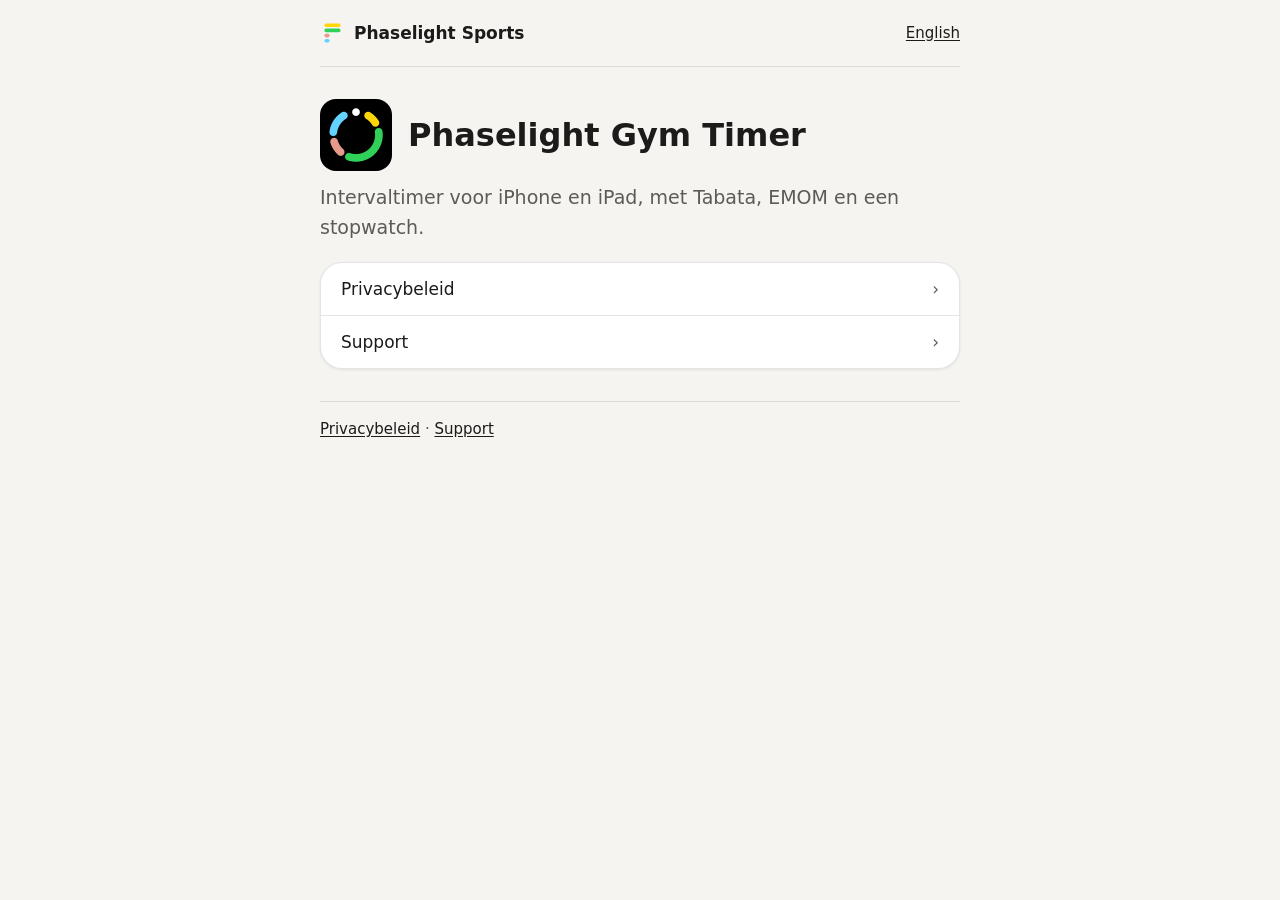
<file: index.html>
<!doctype html>
<html lang="nl">
<head>
<meta charset="utf-8">
<meta name="viewport" content="width=device-width, initial-scale=1">
<title>Phaselight Gym Timer</title>
<meta name="description" content="Phaselight Gym Timer: intervaltimer voor iPhone en iPad.">
<meta name="color-scheme" content="light dark">
<link rel="stylesheet" href="/style.css">
<link rel="alternate" hreflang="nl" href="https://phaselightsports.com/">
<link rel="alternate" hreflang="en" href="https://phaselightsports.com/en/">
</head>
<body>
<a class="skip" href="#inhoud">Naar de inhoud</a>
<header>
<a class="name" href="/"><svg class="logo" width="26" height="26" viewBox="0 0 100 100" aria-hidden="true"><path d="M24 20h48" stroke="#FFD60A" stroke-width="14" stroke-linecap="round"/><path d="M24 40h48" stroke="#30D158" stroke-width="14" stroke-linecap="round"/><path d="M24 60h6" stroke="#E59A8C" stroke-width="14" stroke-linecap="round"/><path d="M24 80h6" stroke="#64D2FF" stroke-width="14" stroke-linecap="round"/></svg><span>Phaselight Sports</span></a>
<a class="lang" href="/en/" hreflang="en" lang="en">English</a>
</header>
<main id="inhoud">
<div class="hero"><img class="app-icon" src="/app-icon.png" width="72" height="72" alt=""><h1>Phaselight Gym Timer</h1></div>
<p class="lead">Intervaltimer voor iPhone en iPad, met Tabata, EMOM en een stopwatch.</p>
<ul class="rows">
<li><a href="/privacy/">Privacybeleid<span class="chev" aria-hidden="true">›</span></a></li>
<li><a href="/support/">Support<span class="chev" aria-hidden="true">›</span></a></li>
</ul>
</main>
<footer>
<a href="/privacy/">Privacybeleid</a> · <a href="/support/">Support</a>
</footer>
</body>
</html>
</file>
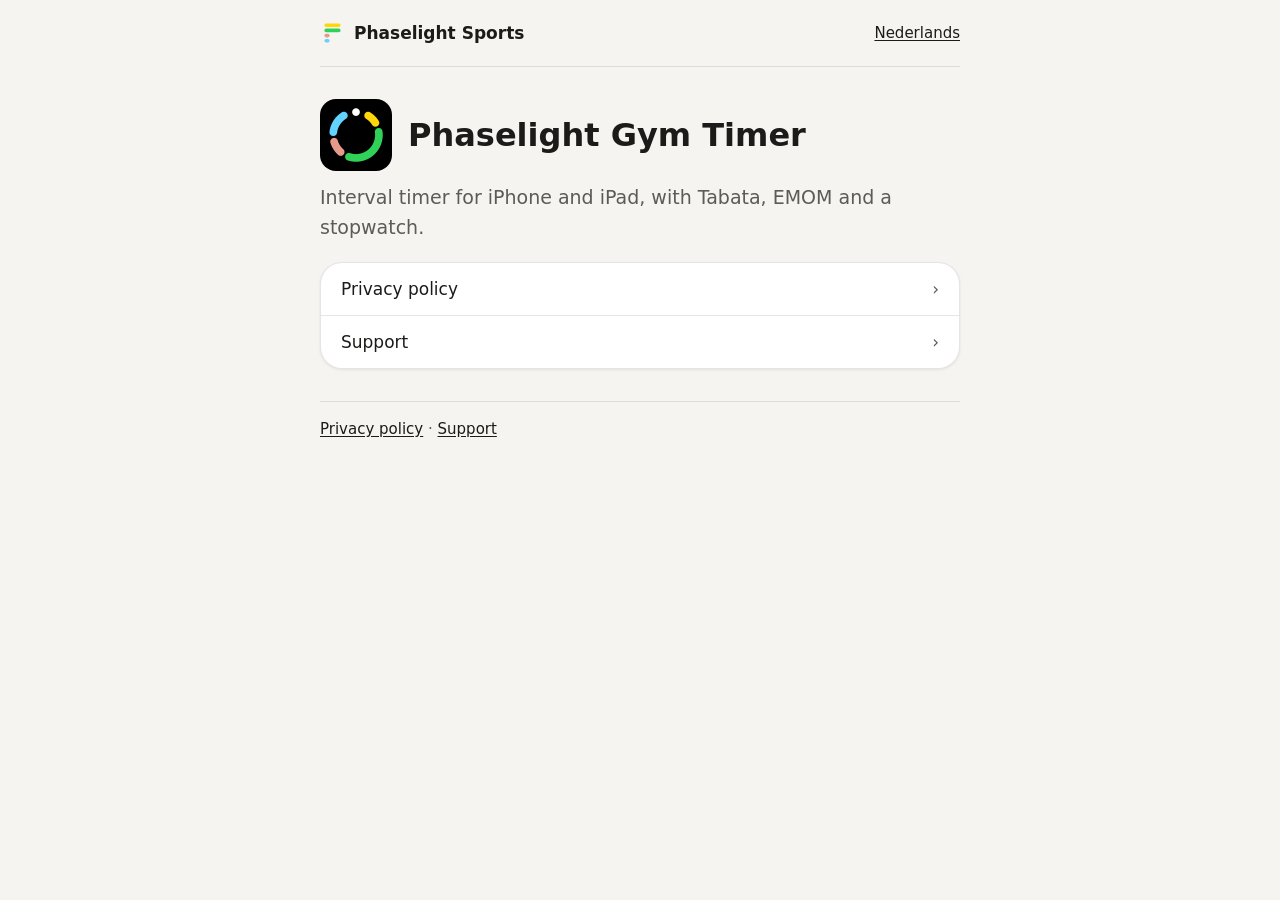
<file: en/index.html>
<!doctype html>
<html lang="en">
<head>
<meta charset="utf-8">
<meta name="viewport" content="width=device-width, initial-scale=1">
<title>Phaselight Gym Timer</title>
<meta name="description" content="Phaselight Gym Timer: interval timer for iPhone and iPad.">
<meta name="color-scheme" content="light dark">
<link rel="stylesheet" href="/style.css">
<link rel="alternate" hreflang="en" href="https://phaselightsports.com/en/">
<link rel="alternate" hreflang="nl" href="https://phaselightsports.com/">
</head>
<body>
<a class="skip" href="#inhoud">Skip to content</a>
<header>
<a class="name" href="/en/"><svg class="logo" width="26" height="26" viewBox="0 0 100 100" aria-hidden="true"><path d="M24 20h48" stroke="#FFD60A" stroke-width="14" stroke-linecap="round"/><path d="M24 40h48" stroke="#30D158" stroke-width="14" stroke-linecap="round"/><path d="M24 60h6" stroke="#E59A8C" stroke-width="14" stroke-linecap="round"/><path d="M24 80h6" stroke="#64D2FF" stroke-width="14" stroke-linecap="round"/></svg><span>Phaselight Sports</span></a>
<a class="lang" href="/" hreflang="nl" lang="nl">Nederlands</a>
</header>
<main id="inhoud">
<div class="hero"><img class="app-icon" src="/app-icon.png" width="72" height="72" alt=""><h1>Phaselight Gym Timer</h1></div>
<p class="lead">Interval timer for iPhone and iPad, with Tabata, EMOM and a stopwatch.</p>
<ul class="rows">
<li><a href="/en/privacy/">Privacy policy<span class="chev" aria-hidden="true">›</span></a></li>
<li><a href="/en/support/">Support<span class="chev" aria-hidden="true">›</span></a></li>
</ul>
</main>
<footer>
<a href="/en/privacy/">Privacy policy</a> · <a href="/en/support/">Support</a>
</footer>
</body>
</html>
</file>
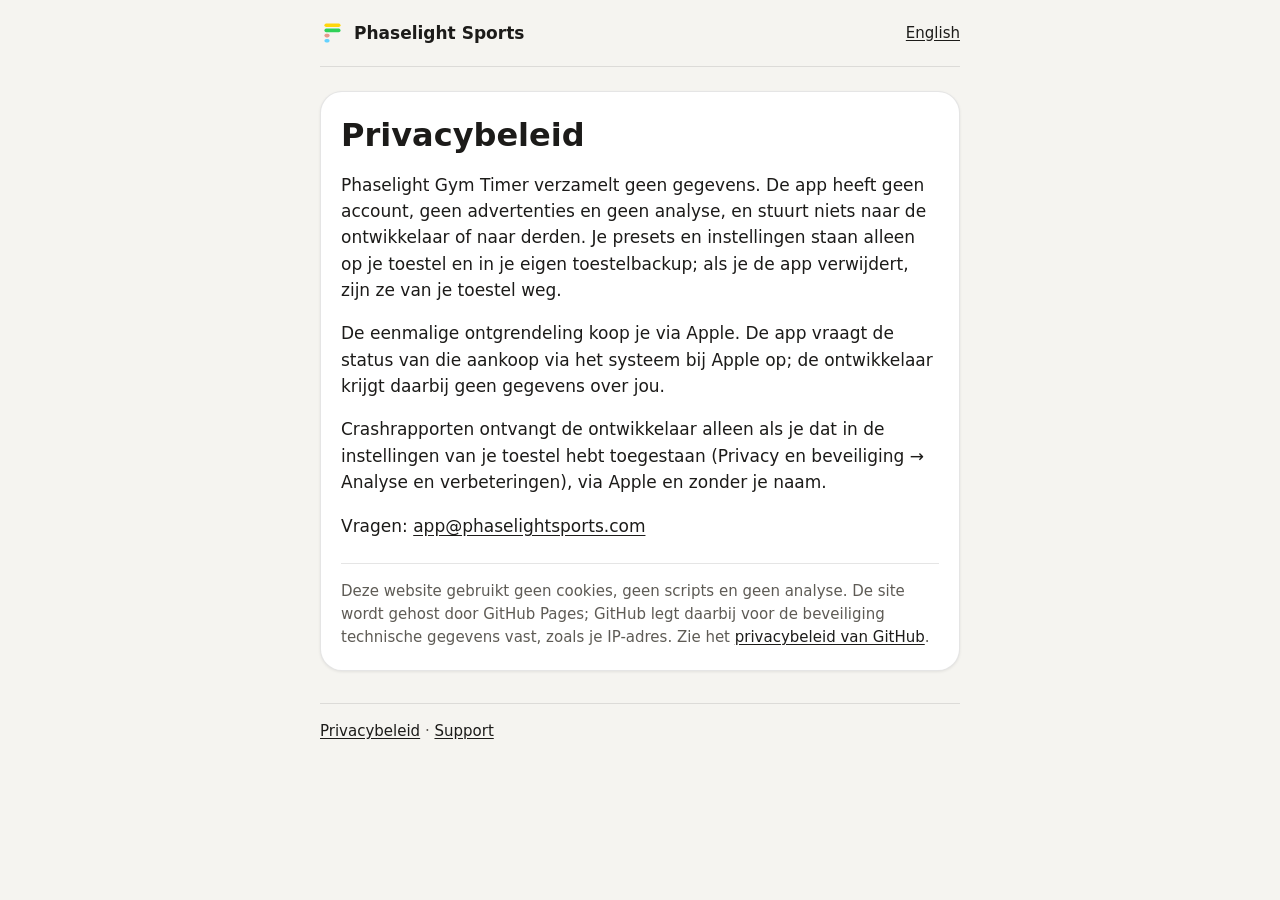
<file: privacy/index.html>
<!doctype html>
<html lang="nl">
<head>
<meta charset="utf-8">
<meta name="viewport" content="width=device-width, initial-scale=1">
<title>Privacybeleid · Phaselight Gym Timer</title>
<meta name="description" content="Privacybeleid van Phaselight Gym Timer: de app verzamelt geen gegevens.">
<meta name="color-scheme" content="light dark">
<link rel="stylesheet" href="/style.css">
<link rel="alternate" hreflang="nl" href="https://phaselightsports.com/privacy/">
<link rel="alternate" hreflang="en" href="https://phaselightsports.com/en/privacy/">
</head>
<body>
<a class="skip" href="#inhoud">Naar de inhoud</a>
<header>
<a class="name" href="/"><svg class="logo" width="26" height="26" viewBox="0 0 100 100" aria-hidden="true"><path d="M24 20h48" stroke="#FFD60A" stroke-width="14" stroke-linecap="round"/><path d="M24 40h48" stroke="#30D158" stroke-width="14" stroke-linecap="round"/><path d="M24 60h6" stroke="#E59A8C" stroke-width="14" stroke-linecap="round"/><path d="M24 80h6" stroke="#64D2FF" stroke-width="14" stroke-linecap="round"/></svg><span>Phaselight Sports</span></a>
<a class="lang" href="/en/privacy/" hreflang="en" lang="en">English</a>
</header>
<main id="inhoud">
<div class="card">
<h1>Privacybeleid</h1>
<!-- privacy:begin -->
<p>Phaselight Gym Timer verzamelt geen gegevens. De app heeft geen account, geen advertenties en geen analyse, en stuurt niets naar de ontwikkelaar of naar derden. Je presets en instellingen staan alleen op je toestel en in je eigen toestelbackup; als je de app verwijdert, zijn ze van je toestel weg.</p>
<p>De eenmalige ontgrendeling koop je via Apple. De app vraagt de status van die aankoop via het systeem bij Apple op; de ontwikkelaar krijgt daarbij geen gegevens over jou.</p>
<p>Crashrapporten ontvangt de ontwikkelaar alleen als je dat in de instellingen van je toestel hebt toegestaan (Privacy en beveiliging → Analyse en verbeteringen), via Apple en zonder je naam.</p>
<p>Vragen: <a href="mailto:app@phaselightsports.com">app@phaselightsports.com</a></p>
<!-- privacy:end -->
<p class="meta">Deze website gebruikt geen cookies, geen scripts en geen analyse. De site wordt gehost door GitHub Pages; GitHub legt daarbij voor de beveiliging technische gegevens vast, zoals je IP-adres. Zie het <a href="https://docs.github.com/en/site-policy/privacy-policies/github-general-privacy-statement">privacybeleid van GitHub</a>.</p>
</div>
</main>
<footer>
<a href="/privacy/">Privacybeleid</a> · <a href="/support/">Support</a>
</footer>
</body>
</html>
</file>
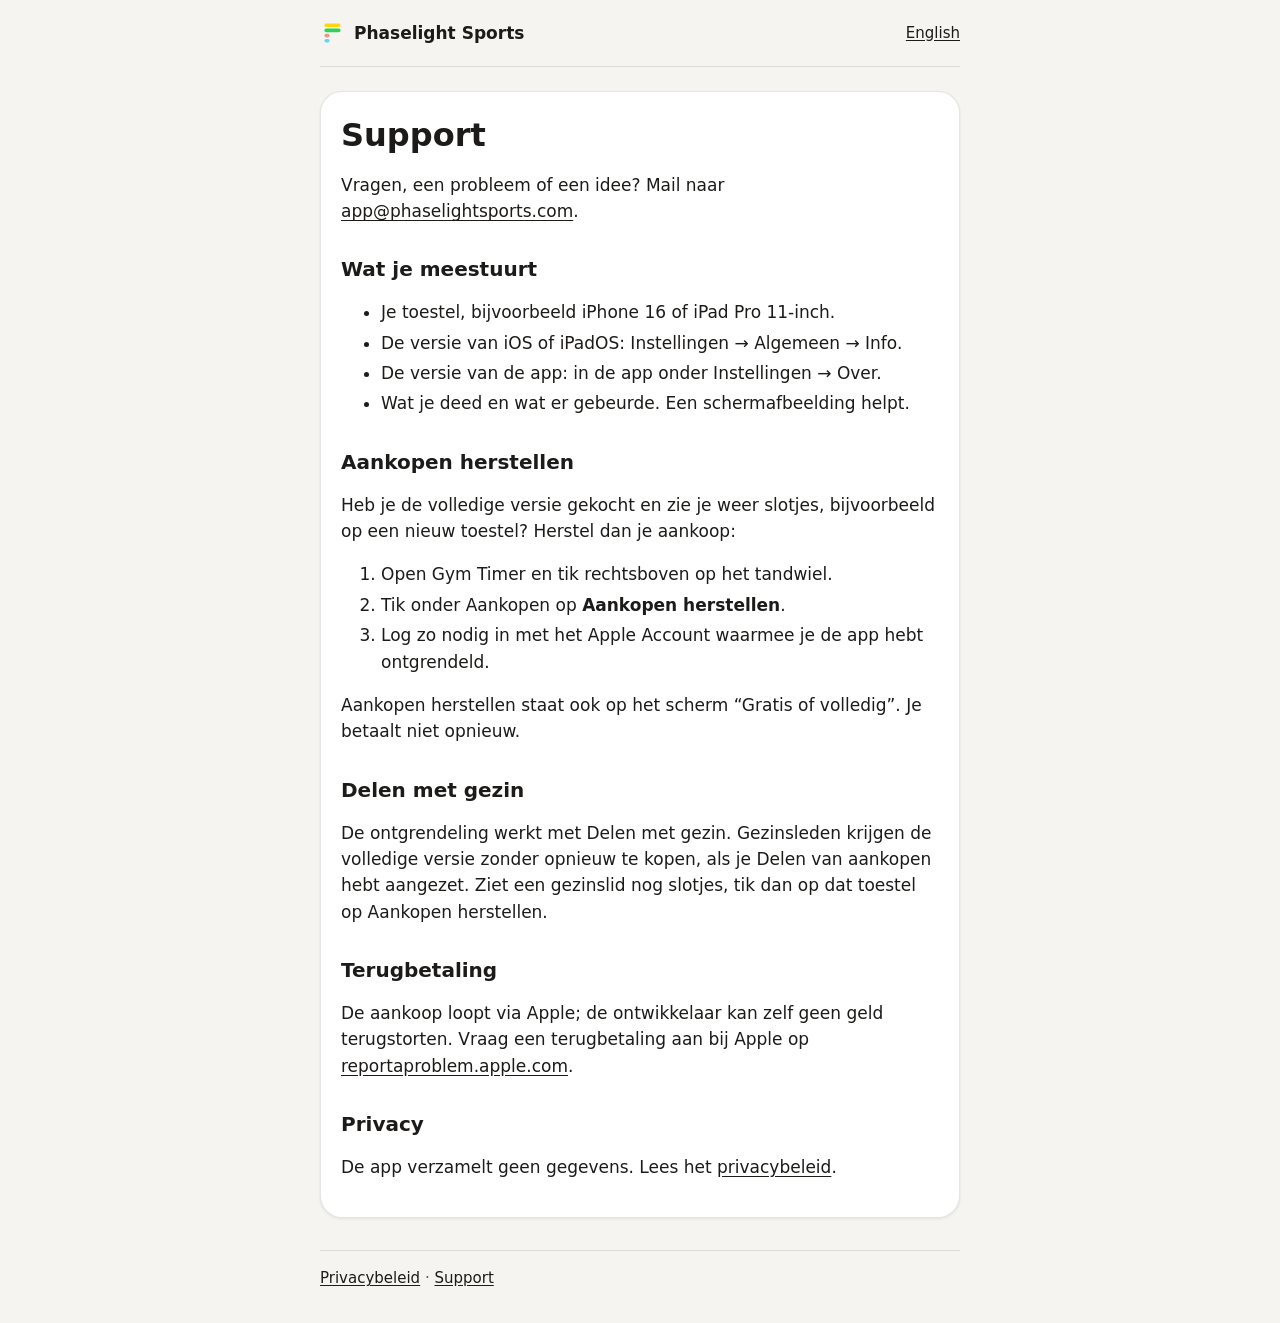
<file: support/index.html>
<!doctype html>
<html lang="nl">
<head>
<meta charset="utf-8">
<meta name="viewport" content="width=device-width, initial-scale=1">
<title>Support · Phaselight Gym Timer</title>
<meta name="description" content="Support voor Phaselight Gym Timer: contact, aankopen herstellen, delen met gezin en terugbetaling.">
<meta name="color-scheme" content="light dark">
<link rel="stylesheet" href="/style.css">
<link rel="alternate" hreflang="nl" href="https://phaselightsports.com/support/">
<link rel="alternate" hreflang="en" href="https://phaselightsports.com/en/support/">
</head>
<body>
<a class="skip" href="#inhoud">Naar de inhoud</a>
<header>
<a class="name" href="/"><svg class="logo" width="26" height="26" viewBox="0 0 100 100" aria-hidden="true"><path d="M24 20h48" stroke="#FFD60A" stroke-width="14" stroke-linecap="round"/><path d="M24 40h48" stroke="#30D158" stroke-width="14" stroke-linecap="round"/><path d="M24 60h6" stroke="#E59A8C" stroke-width="14" stroke-linecap="round"/><path d="M24 80h6" stroke="#64D2FF" stroke-width="14" stroke-linecap="round"/></svg><span>Phaselight Sports</span></a>
<a class="lang" href="/en/support/" hreflang="en" lang="en">English</a>
</header>
<main id="inhoud">
<div class="card">
<h1>Support</h1>
<p>Vragen, een probleem of een idee? Mail naar <a href="mailto:app@phaselightsports.com">app@phaselightsports.com</a>.</p>
<h2>Wat je meestuurt</h2>
<ul>
<li>Je toestel, bijvoorbeeld iPhone 16 of iPad Pro 11-inch.</li>
<li>De versie van iOS of iPadOS: Instellingen → Algemeen → Info.</li>
<li>De versie van de app: in de app onder Instellingen → Over.</li>
<li>Wat je deed en wat er gebeurde. Een schermafbeelding helpt.</li>
</ul>
<h2>Aankopen herstellen</h2>
<p>Heb je de volledige versie gekocht en zie je weer slotjes, bijvoorbeeld op een nieuw toestel? Herstel dan je aankoop:</p>
<ol>
<li>Open Gym Timer en tik rechtsboven op het tandwiel.</li>
<li>Tik onder Aankopen op <strong>Aankopen herstellen</strong>.</li>
<li>Log zo nodig in met het Apple Account waarmee je de app hebt ontgrendeld.</li>
</ol>
<p>Aankopen herstellen staat ook op het scherm “Gratis of volledig”. Je betaalt niet opnieuw.</p>
<h2>Delen met gezin</h2>
<p>De ontgrendeling werkt met Delen met gezin. Gezinsleden krijgen de volledige versie zonder opnieuw te kopen, als je Delen van aankopen hebt aangezet. Ziet een gezinslid nog slotjes, tik dan op dat toestel op Aankopen herstellen.</p>
<h2>Terugbetaling</h2>
<p>De aankoop loopt via Apple; de ontwikkelaar kan zelf geen geld terugstorten. Vraag een terugbetaling aan bij Apple op <a href="https://reportaproblem.apple.com">reportaproblem.apple.com</a>.</p>
<h2>Privacy</h2>
<p>De app verzamelt geen gegevens. Lees het <a href="/privacy/">privacybeleid</a>.</p>
</div>
</main>
<footer>
<a href="/privacy/">Privacybeleid</a> · <a href="/support/">Support</a>
</footer>
</body>
</html>
</file>
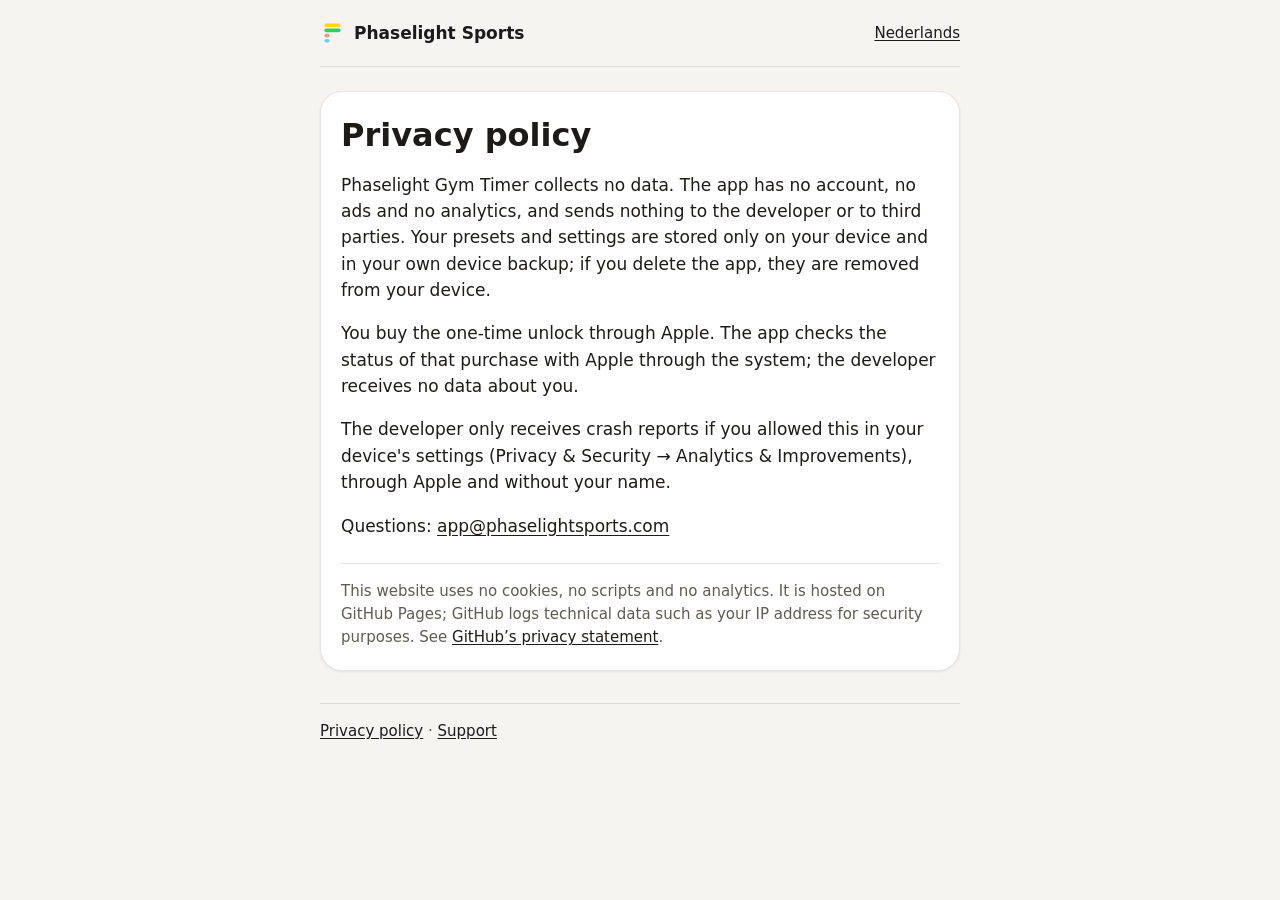
<file: en/privacy/index.html>
<!doctype html>
<html lang="en">
<head>
<meta charset="utf-8">
<meta name="viewport" content="width=device-width, initial-scale=1">
<title>Privacy policy · Phaselight Gym Timer</title>
<meta name="description" content="Privacy policy of Phaselight Gym Timer: the app collects no data.">
<meta name="color-scheme" content="light dark">
<link rel="stylesheet" href="/style.css">
<link rel="alternate" hreflang="en" href="https://phaselightsports.com/en/privacy/">
<link rel="alternate" hreflang="nl" href="https://phaselightsports.com/privacy/">
</head>
<body>
<a class="skip" href="#inhoud">Skip to content</a>
<header>
<a class="name" href="/en/"><svg class="logo" width="26" height="26" viewBox="0 0 100 100" aria-hidden="true"><path d="M24 20h48" stroke="#FFD60A" stroke-width="14" stroke-linecap="round"/><path d="M24 40h48" stroke="#30D158" stroke-width="14" stroke-linecap="round"/><path d="M24 60h6" stroke="#E59A8C" stroke-width="14" stroke-linecap="round"/><path d="M24 80h6" stroke="#64D2FF" stroke-width="14" stroke-linecap="round"/></svg><span>Phaselight Sports</span></a>
<a class="lang" href="/privacy/" hreflang="nl" lang="nl">Nederlands</a>
</header>
<main id="inhoud">
<div class="card">
<h1>Privacy policy</h1>
<!-- privacy:begin -->
<p>Phaselight Gym Timer collects no data. The app has no account, no ads and no analytics, and sends nothing to the developer or to third parties. Your presets and settings are stored only on your device and in your own device backup; if you delete the app, they are removed from your device.</p>
<p>You buy the one-time unlock through Apple. The app checks the status of that purchase with Apple through the system; the developer receives no data about you.</p>
<p>The developer only receives crash reports if you allowed this in your device's settings (Privacy &amp; Security → Analytics &amp; Improvements), through Apple and without your name.</p>
<p>Questions: <a href="mailto:app@phaselightsports.com">app@phaselightsports.com</a></p>
<!-- privacy:end -->
<p class="meta">This website uses no cookies, no scripts and no analytics. It is hosted on GitHub Pages; GitHub logs technical data such as your IP address for security purposes. See <a href="https://docs.github.com/en/site-policy/privacy-policies/github-general-privacy-statement">GitHub’s privacy statement</a>.</p>
</div>
</main>
<footer>
<a href="/en/privacy/">Privacy policy</a> · <a href="/en/support/">Support</a>
</footer>
</body>
</html>
</file>
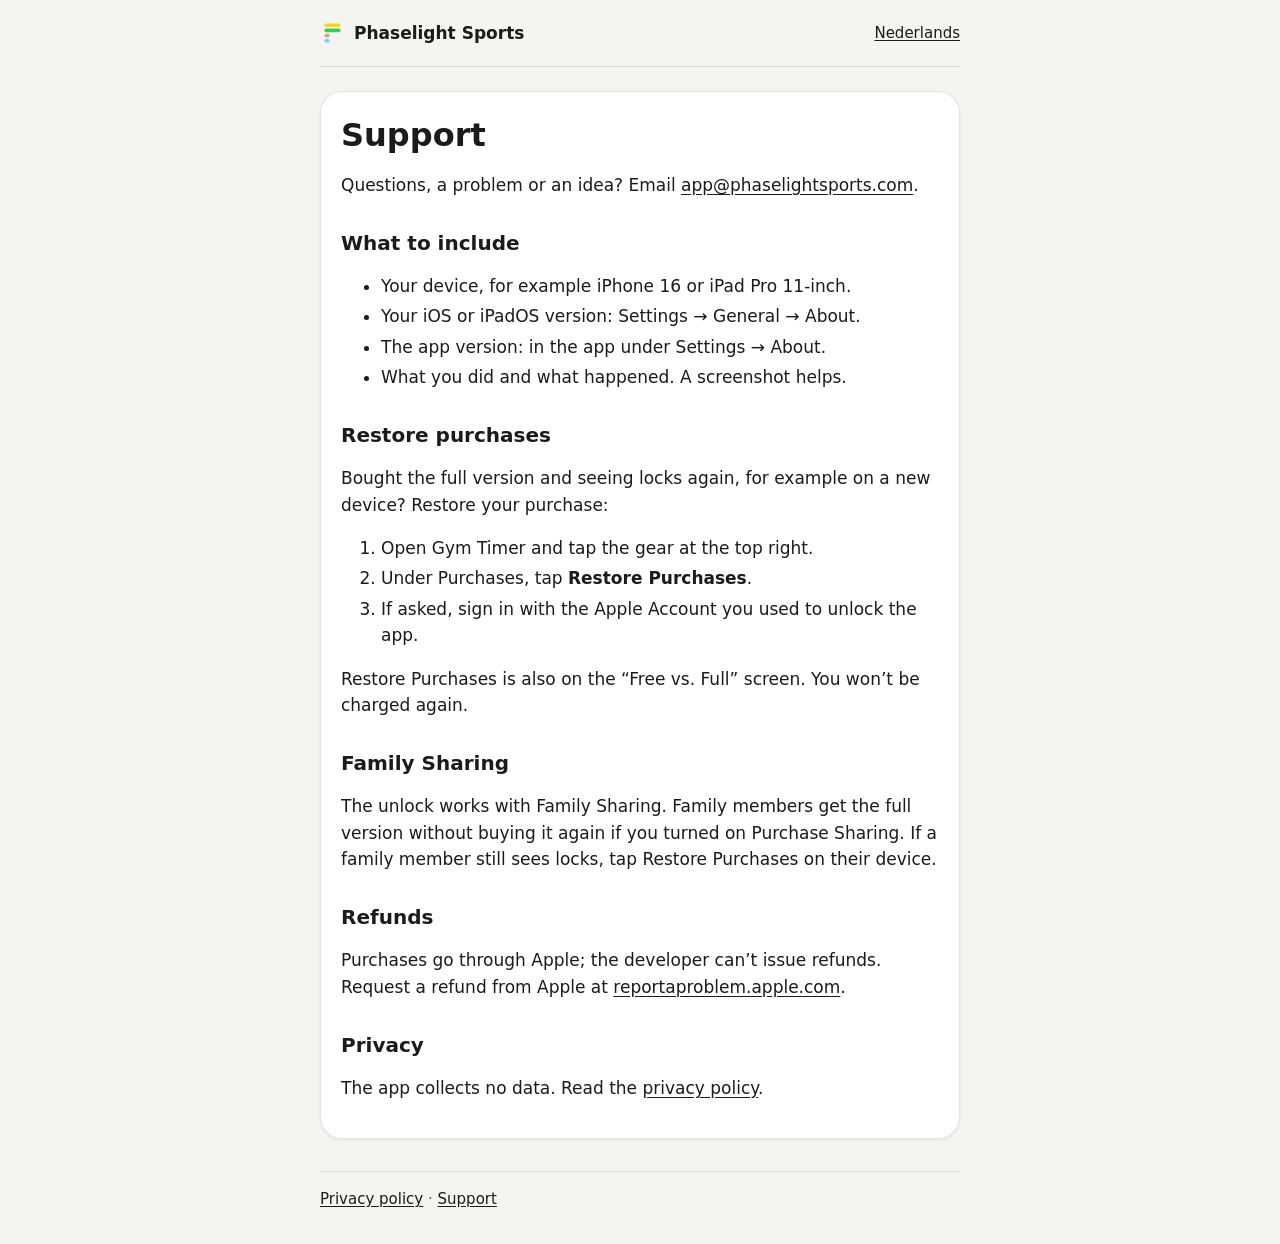
<file: en/support/index.html>
<!doctype html>
<html lang="en">
<head>
<meta charset="utf-8">
<meta name="viewport" content="width=device-width, initial-scale=1">
<title>Support · Phaselight Gym Timer</title>
<meta name="description" content="Support for Phaselight Gym Timer: contact, restoring purchases, Family Sharing and refunds.">
<meta name="color-scheme" content="light dark">
<link rel="stylesheet" href="/style.css">
<link rel="alternate" hreflang="en" href="https://phaselightsports.com/en/support/">
<link rel="alternate" hreflang="nl" href="https://phaselightsports.com/support/">
</head>
<body>
<a class="skip" href="#inhoud">Skip to content</a>
<header>
<a class="name" href="/en/"><svg class="logo" width="26" height="26" viewBox="0 0 100 100" aria-hidden="true"><path d="M24 20h48" stroke="#FFD60A" stroke-width="14" stroke-linecap="round"/><path d="M24 40h48" stroke="#30D158" stroke-width="14" stroke-linecap="round"/><path d="M24 60h6" stroke="#E59A8C" stroke-width="14" stroke-linecap="round"/><path d="M24 80h6" stroke="#64D2FF" stroke-width="14" stroke-linecap="round"/></svg><span>Phaselight Sports</span></a>
<a class="lang" href="/support/" hreflang="nl" lang="nl">Nederlands</a>
</header>
<main id="inhoud">
<div class="card">
<h1>Support</h1>
<p>Questions, a problem or an idea? Email <a href="mailto:app@phaselightsports.com">app@phaselightsports.com</a>.</p>
<h2>What to include</h2>
<ul>
<li>Your device, for example iPhone 16 or iPad Pro 11-inch.</li>
<li>Your iOS or iPadOS version: Settings → General → About.</li>
<li>The app version: in the app under Settings → About.</li>
<li>What you did and what happened. A screenshot helps.</li>
</ul>
<h2>Restore purchases</h2>
<p>Bought the full version and seeing locks again, for example on a new device? Restore your purchase:</p>
<ol>
<li>Open Gym Timer and tap the gear at the top right.</li>
<li>Under Purchases, tap <strong>Restore Purchases</strong>.</li>
<li>If asked, sign in with the Apple Account you used to unlock the app.</li>
</ol>
<p>Restore Purchases is also on the “Free vs. Full” screen. You won’t be charged again.</p>
<h2>Family Sharing</h2>
<p>The unlock works with Family Sharing. Family members get the full version without buying it again if you turned on Purchase Sharing. If a family member still sees locks, tap Restore Purchases on their device.</p>
<h2>Refunds</h2>
<p>Purchases go through Apple; the developer can’t issue refunds. Request a refund from Apple at <a href="https://reportaproblem.apple.com">reportaproblem.apple.com</a>.</p>
<h2>Privacy</h2>
<p>The app collects no data. Read the <a href="/en/privacy/">privacy policy</a>.</p>
</div>
</main>
<footer>
<a href="/en/privacy/">Privacy policy</a> · <a href="/en/support/">Support</a>
</footer>
</body>
</html>
</file>
<file: style.css>
/* Phaselight-site: tokens uit het Phaselight Design System (palet 2, zoals de app), systeemletters, licht en donker.
   Geen scripts, geen cookies, geen externe bronnen. Links in inkt, onderstreept; merkgroen nooit als tekst. */
:root {
  color-scheme: light dark;
  --surface-0: #f5f4f0;
  --surface-1: #ffffff;
  --ink: #1c1b19;
  --ink-secondary: #5e5b55;
  --hairline: #0000001a;
  --border-control: #00000024;
  --shadow-card: 0 1px 3px #00000014;
}
@media (prefers-color-scheme: dark) {
  :root {
    --surface-0: #0e0e0d;
    --surface-1: #1c1b19;
    --ink: #f3f1ec;
    --ink-secondary: #a39f96;
    --hairline: #ffffff1a;
    --border-control: #ffffff29;
    --shadow-card: none;
  }
}
* { box-sizing: border-box; }
html { -webkit-text-size-adjust: 100%; }
body {
  margin: 0 auto;
  max-width: calc(640px + 2.5rem);
  padding: 0 1.25rem 2rem;
  background: var(--surface-0);
  color: var(--ink);
  font: 1.0625rem/1.55 -apple-system, BlinkMacSystemFont, system-ui, sans-serif;
}
a { color: var(--ink); text-decoration: underline; text-underline-offset: 0.15em; }
h1, h2, header .name { font-family: ui-rounded, -apple-system, BlinkMacSystemFont, system-ui, sans-serif; }
header {
  display: flex;
  align-items: center;
  justify-content: space-between;
  gap: 1rem;
  padding: 1.25rem 0;
  border-bottom: 1px solid var(--hairline);
}
header .name {
  display: inline-flex;
  align-items: center;
  gap: 0.5rem;
  font-weight: 700;
  text-decoration: none;
}
.logo { flex: none; }
header .lang { font-size: 0.9375rem; }
h1 { font-size: 2rem; line-height: 1.2; margin: 2rem 0 1rem; }
h2 { font-size: 1.25rem; line-height: 1.3; margin: 2rem 0 0.5rem; }
.hero { display: flex; align-items: center; gap: 1rem; margin: 2rem 0 0.75rem; }
.hero h1 { margin: 0; }
.app-icon { flex: none; width: 72px; height: 72px; border-radius: 16px; }
.lead { font-size: 1.1875rem; color: var(--ink-secondary); margin: 0 0 1.25rem; }
.card, .rows {
  background: var(--surface-1);
  border: 1px solid var(--hairline);
  border-radius: 22px;
  box-shadow: var(--shadow-card);
}
.card { padding: 0.25rem 1.25rem 1.25rem; margin-top: 1.5rem; }
.card h1 { margin-top: 1.25rem; }
.rows { list-style: none; margin: 0; padding: 0; overflow: hidden; }
.rows li + li { border-top: 1px solid var(--hairline); }
.rows a {
  display: flex;
  align-items: center;
  justify-content: space-between;
  min-height: 3.25rem;
  padding: 0.75rem 1.25rem;
  text-decoration: none;
}
.rows a:hover, .rows a:focus-visible { text-decoration: underline; }
.chev { color: var(--ink-secondary); }
.meta {
  color: var(--ink-secondary);
  font-size: 0.9375rem;
  margin: 1.5rem 0 0;
  padding-top: 1rem;
  border-top: 1px solid var(--hairline);
}
li + li { margin-top: 0.25rem; }
.rows li + li { margin-top: 0; }
footer {
  margin-top: 2rem;
  padding-top: 1rem;
  border-top: 1px solid var(--hairline);
  color: var(--ink-secondary);
  font-size: 0.9375rem;
}
.skip { position: absolute; left: -999px; }
.skip:focus { left: 1rem; top: 1rem; background: var(--surface-0); padding: 0.5rem; }
</file>
